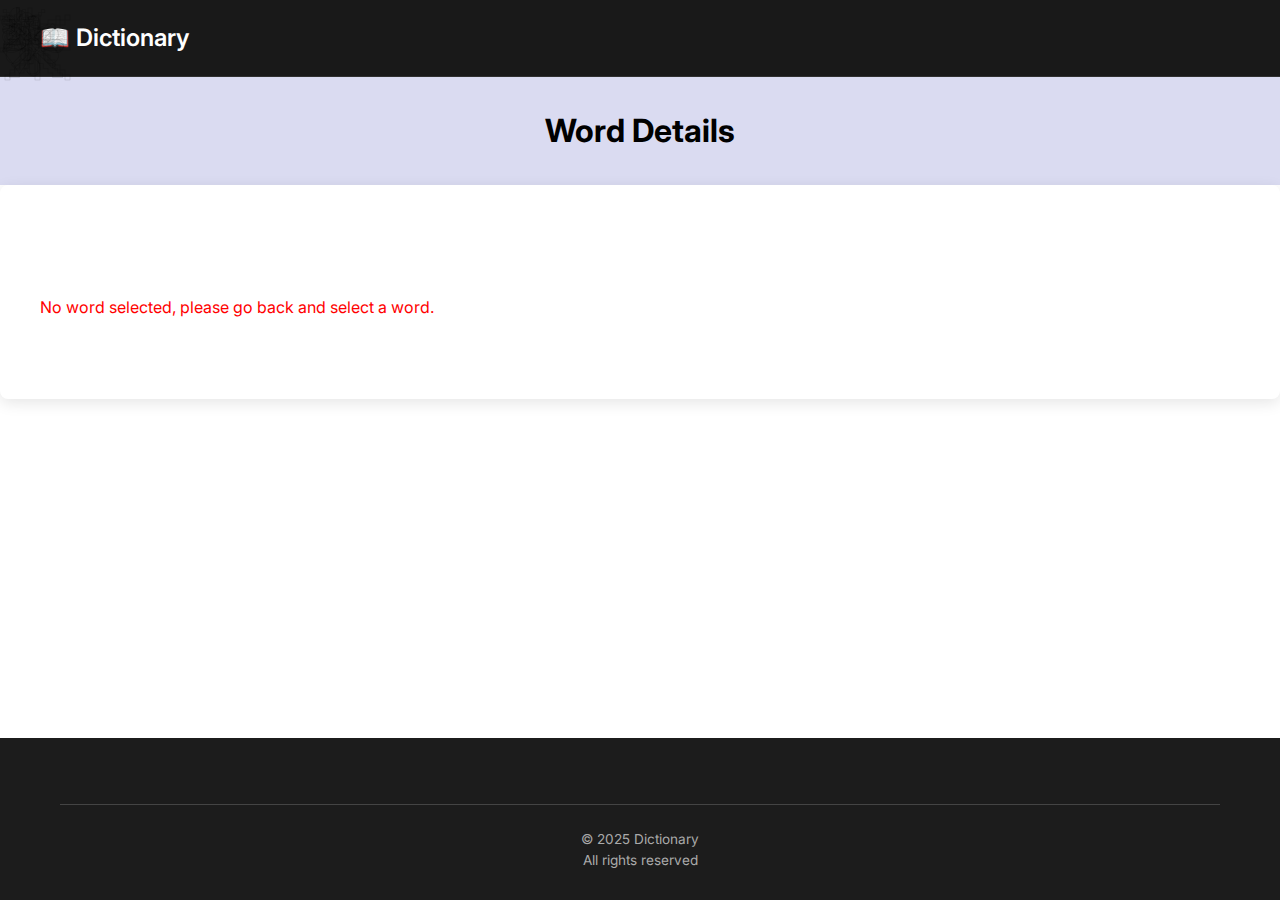
<file: detail.html>
<!DOCTYPE html>
<html lang="en">
<head>
    <meta charset="UTF-8">
    <meta name="viewport" content="width=device-width, initial-scale=1.0">
    <title>Word Details</title>
    <link rel="preconnect" href="https://fonts.googleapis.com">
    <link rel="preconnect" href="https://fonts.gstatic.com" crossorigin>
    <link href="https://fonts.googleapis.com/css2?family=Inter:wght@300;400;500;600;700&family=Outfit:wght@400;600;700&display=swap" rel="stylesheet">
    <link rel="stylesheet" href="assets/css/categories.css">
    <link rel="stylesheet" href="assets/css/headers.css">
    <link rel="stylesheet" href="assets/css/hero.css">
    <link rel="stylesheet" href="assets/css/reset.css">
    <link rel="stylesheet" href="assets/css/footer.css">
    <link rel="stylesheet" href="assets/css/media.css">
    <link rel="stylesheet" href="assets/css/loader.css">
    <link rel="stylesheet" href="assets/css/background.css">
    <script src="assets/js/details.js" defer></script>
</head>
<body>
     
    <div id="loading">
    <div class="spinner"></div>
  </div>

    <header class="header">
    <div class="header-container">
        <div class="header-left">
            <a href="index.html" class="logo">
                📖 Dictionary
            </a>
        </div>
        </div>
</header>
    <main>
                  
 <div id="background">
        <div><span></span></div>
        <div><span></span></div>
        <div><span></span></div>
        <div><span></span></div>
        <div><span></span></div>
        <div><span></span></div>
        <div><span></span></div>
        <div><span></span></div>
        <div><span></span></div>
        <div><span></span></div>
        <div><span></span></div>
        <div><span></span></div>
        <div><span></span></div>
        <div><span></span></div>
        <div><span></span></div>
        </div>
        <section class="details-hero">
            <h1>Word Details</h1>
        </section>
        <section class="word-detail">


            <div class="word-detail-container">
                <div class="word-content">
                    <h2 id="word-title"></h2>
                    <p id="word-phonetic"></p>
                     <div id="definitions-list"></div>
                    <p id="error-message" style="color: red; display: none;"></p>
                </div>
            </div>
        </section>
    </main>
   <footer class="footer simple-footer">
    <div class="container-inner">
        <div class="footer-copyright">
            <p>&copy; 2025 Dictionary</p>
            <p>All rights reserved</p>
        </div>
    </div>
</footer>
</body>
</html>
</file>
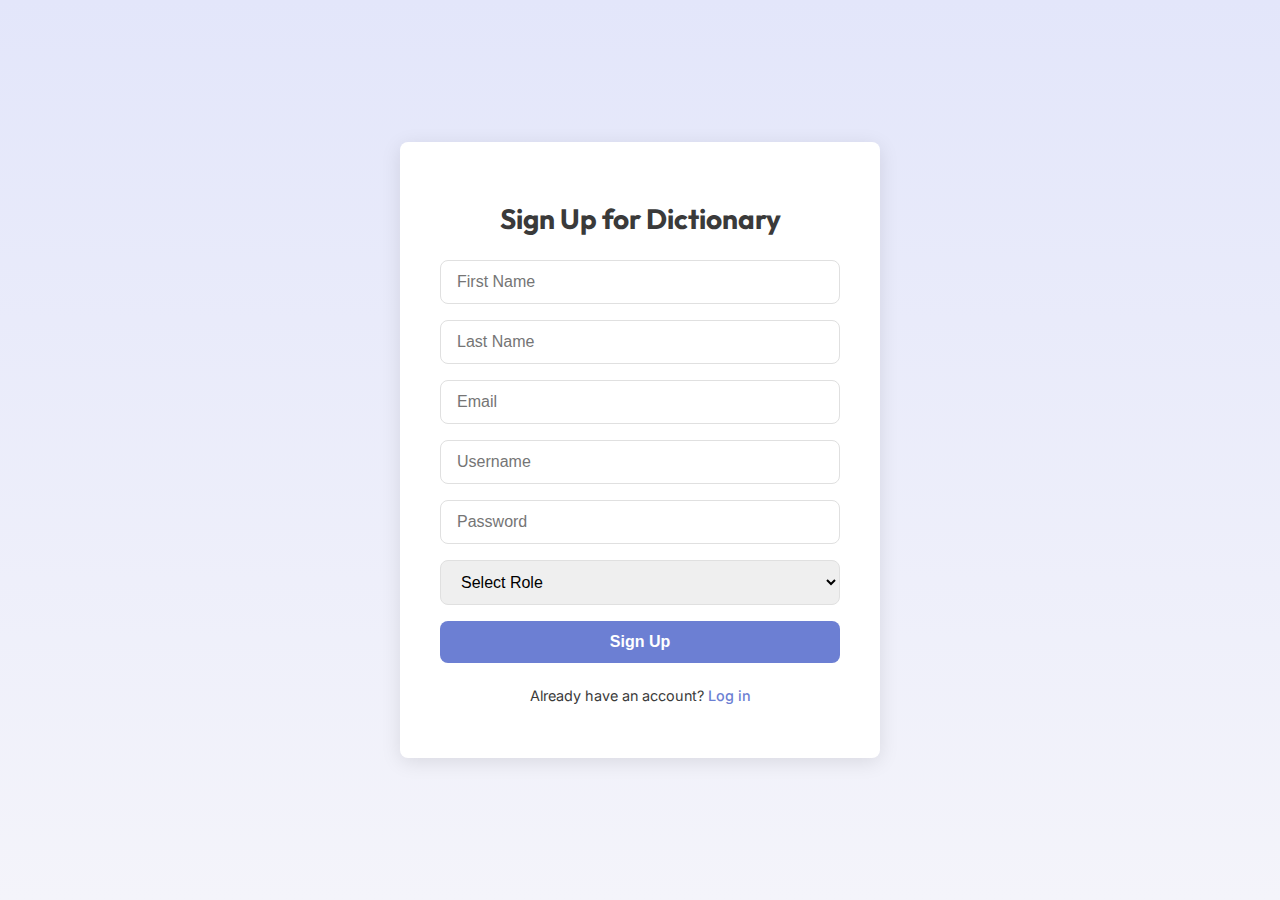
<file: signup.html>
<!DOCTYPE html>
<html lang="en">
<head>
    <meta charset="UTF-8">
    <meta name="viewport" content="width=device-width, initial-scale=1.0">
    <title>Signup</title>
    <link rel="preconnect" href="https://fonts.googleapis.com">
    <link rel="preconnect" href="https://fonts.gstatic.com" crossorigin>
    <link href="https://fonts.googleapis.com/css2?family=Inter:wght@300;400;500;600;700&family=Outfit:wght@400;600;700&display=swap" rel="stylesheet">
    <style>
        :root {
            --primary: #3a3a3a;
            --accent: rgb(108, 127, 211);
            --bg: #f4f4fa;
            --border: #e0e0e0;
            --error: #ef4444;
            --radius: 8px;
        }
        body {
            font-family: 'Inter', sans-serif;
            background: linear-gradient(180deg, #e3e6fa 0%, #f4f4fa 100%);
            display: flex;
            justify-content: center;
            align-items: center;
            min-height: 100vh;
            margin: 0;
            color: var(--primary);
        }
        .signup-container {
            background: #fff;
            border-radius: var(--radius);
            box-shadow: 0 4px 20px rgba(0, 0, 0, 0.1);
            padding: 2.5rem;
            width: 100%;
            max-width: 400px;
        }
        h1 {
            font-family: 'Outfit', sans-serif;
            font-size: 1.75rem;
            margin-bottom: 1.5rem;
            text-align: center;
        }
        form {
            display: flex;
            flex-direction: column;
            gap: 1rem;
        }
        input, select {
            padding: 0.75rem 1rem;
            border: 1px solid var(--border);
            border-radius: var(--radius);
            font-size: 1rem;
            transition: border 0.2s;
        }
        input:focus, select:focus {
            outline: none;
            border-color: var(--accent);
        }
        button {
            background: var(--accent);
            color: #fff;
            border: none;
            border-radius: var(--radius);
            padding: 0.75rem;
            font-size: 1rem;
            font-weight: 600;
            cursor: pointer;
            transition: background 0.2s;
        }
        button:hover {
            background: #3730a3;
        }
        #signupError {
            color: var(--error);
            text-align: center;
            margin-top: 1rem;
        }
        p {
            text-align: center;
            margin-top: 1.5rem;
            font-size: 0.9rem;
        }
        a {
            color: var(--accent);
            text-decoration: none;
            font-weight: 500;
        }
        a:hover {
            text-decoration: underline;
        }
    </style>
</head>
<body>
    <div class="signup-container">
        <h1>Sign Up for Dictionary</h1>
        <form id="signupForm">
            <input type="text" id="first_name" placeholder="First Name" required>
            <input type="text" id="last_name" placeholder="Last Name" required>
            <input type="email" id="email" placeholder="Email" required>
            <input type="text" id="username" placeholder="Username" required>
            <input type="password" id="password" placeholder="Password" required>
            <select id="role" required>
                <option value="">Select Role</option>
                <option value="user">User</option>
                <option value="admin">Admin</option>
            </select>
            <button type="submit">Sign Up</button>
        </form>
        <div id="signupError"></div>
        <p>Already have an account? <a href="login.html">Log in</a></p>
    </div>

    <script>
        document.getElementById('signupForm').addEventListener('submit', async function(e) {
            e.preventDefault();
            const first_name = document.getElementById('first_name').value.trim();
            const last_name = document.getElementById('last_name').value.trim();
            const email = document.getElementById('email').value.trim();
            const username = document.getElementById('username').value.trim();
            const hashed_password = document.getElementById('password').value.trim();
            const role = document.getElementById('role').value;
            try {
                const response = await fetch('http://localhost:3000/signup', {
                    method: 'POST',
                    credentials: 'include',
                    headers: { 'Content-Type': 'application/json' },
                    body: JSON.stringify({ first_name, last_name, email, username, hashed_password, role })
                });
                if (!response.ok) throw new Error('Signup failed: ' + await response.text());
                window.location.href = '/login.html';  // Redirect to login after signup
            } catch (err) {
                document.getElementById('signupError').textContent = err.message;
            }
        });
    </script>
</body>
</html>
</file>
<file: assets/css/categories.css>
.categories {
    padding: 80px 20px; /* More vertical padding */
    background: var(--color-bg-white);
}

.categories-container {
    max-width: 1200px;
    margin: 0 auto;
    display: grid;
    grid-template-columns: repeat(auto-fit, minmax(350px, 1fr)); 
    gap: 30px; 
}

.category-card {
    /* background: var(--color-card-bg); Light blue background */
    padding: 30px; 
    border-radius: 8px;
    /* border: 1px solid var(--color-card-border); Matching border color */
    display: block; /* Make the whole card a clickable link */
    text-decoration: none; 
    color: inherit;
    transition: all 0.2s ease;
}

.category-card:hover {
    box-shadow: 0 8px 20px rgba(0, 0, 0, 0.08); /* Lift effect on hover */
    transform: translateY(-5px); 
}

.category-content {
    display: flex;
    align-items: flex-start; 
       gap: 20px;
}

.category-icon {
    flex-shrink: 0; /* Prevent icon from shrinking */
    width: 64px; 
    height: 64px;
    display: flex;
    align-items: center;
    justify-content: center;
}

.category-image {
    width: 100%; /* Make image fill container */
    height: 100%;
    object-fit: contain;
}

.category-text {
    flex-grow: 1;
}



.category-title {
    font-family: var(--font-family-heading);
    font-size: 20px; 
    font-weight: 600;
    color: var(--color-text-dark);
    margin-bottom: 10px;
}

.category-description {
    font-size: 15px;
    color: var(--color-text-medium); 
    margin-bottom: 15px; 
} 

.category-link {
    font-size: 15px;
    color: var(--color-primary-blue);
    font-weight: 500;
    text-decoration: none;
    transition: text-decoration 0.2s ease;
}

.category-link:hover {
    text-decoration: underline;
}
</file>
<file: assets/css/headers.css>
.header {
  background: var(--color-text-dark);
  color: var(--color-bg-white);
  padding: 20px 0; /* Vertical padding */
  border-bottom: 1px solid rgba(255, 255, 255, 0.1);
}

.header-container {
  display: flex;
  justify-content: space-between;
  align-items: center;
  max-width: 1400px; /* Wider for header */
  margin: 0 auto;
  padding: 0 40px; /* More padding on desktop */
}

.header-left {
  display: flex;
  align-items: center;
  gap: 8px;
}

.logo {
  display: flex;
  align-items: center;
  gap: 8px;
  font-size: 24px;
  font-weight: 600;
  text-decoration: none;
  color: inherit;
}

.abstract-logo-header {
  width: 32px;
  height: 32px;
}

.logo-divider {
  color: rgba(255, 255, 255, 0.4);
  font-size: 24px; /* Matches logo text size */
  font-weight: 300; /* Lighter weight */
  margin: 0 4px;
}

.help-center {
  color: var(--color-bg-white);
  text-decoration: none;
  font-weight: 400;
  font-size: 16px;
  opacity: 0.8;
  transition: opacity 0.2s ease;
}

.help-center:hover {
  opacity: 1;
  text-decoration: underline;
}

.header-actions {
  display: flex;
  align-items: center;
  gap: 16px;
}

.search-desktop {
  display: block;
}

.search-input {
  padding: 10px 16px;
  border: 1px solid rgba(255, 255, 255, 0.2);
  border-radius: 8px;
  width: 300px; /* Standard width */
  font-size: 15px;
  background: rgba(255, 255, 255, 0.1);
  color: var(--color-bg-white);
  outline: none;
  transition: all 0.2s ease;
}

.search-input::placeholder {
  color: rgba(255, 255, 255, 0.6);
}

.search-input:focus {
  background: rgba(255, 255, 255, 0.2);
  border-color: rgba(255, 255, 255, 0.4);
}

.submit-request-btn,
.sign-in-btn {
  padding: 10px 20px;
  border-radius: 8px;
  cursor: pointer;
  font-size: 15px;
  font-weight: 500;
  white-space: nowrap;
  transition: background-color 0.2s ease, border-color 0.2s ease;
}

.submit-request-btn {
  background: transparent;
  color: var(--color-bg-white);
  border: 1px solid var(--color-text-medium);
}

.submit-request-btn:hover {
  background: rgba(255, 255, 255, 0.1);
  border-color: rgba(255, 255, 255, 0.4);
}

.sign-in-btn {
  background: var(--color-primary-blue);
  color: var(--color-bg-white);
  border: none;
}

.sign-in-btn:hover {
  background: #3a4bb5;
}

/* Hamburger Menu (Mobile) */
.menu-toggle-btn {
  display: none; /* Hidden by default */
  background: none;
  border: none;
  cursor: pointer;
  padding: 8px;
  flex-direction: column;
  justify-content: space-between;
  width: 30px;
  height: 24px;
}

.menu-toggle-btn .bar {
  display: block;
  width: 100%;
  height: 3px;
  background: var(--color-bg-white);
  border-radius: 2px;
  transition: all 0.3s ease;
}

.search-icon {
  display: none;
  background: none;
  border: none;
  cursor: pointer;
  padding: 8px;
  width: 32px;
  height: 24px;
}
.search-icon .search-image {
  width: 20px;
  height: 20px;
  filter: invert(100%);
}
</file>
<file: assets/css/hero.css>
.details-hero {
    background-color: #dadbf1;
    color: #000;
    text-align: center;
    padding: 1.875rem 0;
}
.hero {
    background: var(--color-bg-light); 
    padding: 5rem 1.25rem 6.25rem;
    text-align: center;
}

.hero h1 {
    font-family: var(--font-family-heading); 
    font-size: clamp(2.5rem, 6vw, 4.5rem); /* Responsive font size (40px to 72px) */
    font-weight: 600; /* Medium-bold */
    color: var(--color-text-dark);
    margin-bottom: 2.5rem;
    line-height: 1.1;
}
/* we dont need responsiveness for that if we have clamp */
/* clamp(min, preferred, max) */
/* 2.5rem: The minimum font size (40px, assuming 1rem = 16px). */
/* 6vw: The preferred font size, which scales based on the viewport width (6% of the viewport width). */
/* 4.5rem: The maximum font size (72px, assuming 1rem = 16px). */
.hero-search-container {
    max-width: 37.5rem;
    margin: 0 auto;
    display: flex;
    border-radius: 0.5rem;
    overflow: hidden;
    box-shadow: 0 0.25rem 0.9375rem rgba(0, 0, 0, 0.1); /* Slightly stronger shadow */
    border: 0.0625rem solid var(--color-border-light); /* Subtle border for search bar */
}

.hero-search-input {
    flex: 1;
    padding: 1.125rem 1.5rem;
    border: none;
    font-size: 1.0625rem;
    background: var(--color-bg-white);
    color: var(--color-text-dark);
    outline: none;
}

.hero-search-input::placeholder {
    color: var(--color-text-medium); 
    opacity: 0.7;
}

.hero-search-btn {
    padding: 1.125rem 1.5rem;
    background: var(--color-bg-white);
    border: none;
    font-size:  1.25rem;
    color: var(--color-text-medium); 
    border-left: 0.0625rem solid var(--color-border-light); 
        cursor: pointer;
    transition: background-color 0.2s ease;
}

.hero-search-btn:hover {
    background: #F8F9FA;
}



/*  */


.dictionary, .word-detail {
    padding: 5rem 1.25rem;
    background: var(--color-bg-white);
}

.dictionary-container, .word-detail-container {
    max-width: 75rem;
    margin: 0 auto;
    display: grid;
    grid-template-columns: repeat(auto-fit, minmax(21.875rem, 1fr));
    gap: 1.875rem;
}

.word-detail-container {
    grid-template-columns: 1fr;
}

.word-card {
    padding: 1.875rem;
    border-radius: 0.5rem;
    display: block;
    text-decoration: none;
    color: inherit;
    transition: all 0.2s ease;
    cursor: pointer;
}

.word-card:hover {
    box-shadow: 0 0.5rem 1.25rem rgba(0, 0, 0, 0.08);
    transform: translateY(-0.3125rem);
}

.word-content {
    display: flex;
    flex-direction: column;
    gap: 0.625rem;
}

.word-title {
    font-family: var(--font-family-heading);
    font-size: 1.25rem;
    font-weight: 600;
    color: var(--color-text-dark);
}

.word-phonetic {
    font-size: 0.9375rem;
    color: var(--color-text-medium);
}

.word-description {
    font-size: 0.9375rem;
    color: var(--color-text-medium);
    margin-bottom: 0.9375rem;
}

.word-link {
    font-size: 0.9375rem;
    color: var(--color-primary-blue);
    font-weight: 500;
    text-decoration: none;
    transition: text-decoration 0.2s ease;
}

.word-link:hover {
    text-decoration: underline;
}
</file>
<file: assets/css/footer.css>
.footer {
    background-color: #1c1c1c; 
    color: #ccc;
    padding: 50px 0 30px 0;
}

.footer-content {
    display: flex;
    justify-content: space-between; 
    align-items: center; 
    padding-bottom: 2rem;
    flex-wrap: wrap; 
    gap: 1.5rem; 
}

.footer-branding .footer-logo {
    display: block;
    font-size: 1.5rem;
    font-weight: 600;
    color: #fff;
    text-decoration: none;
    margin-bottom: 0.5rem;
}

.footer-description {
    color: #aaa;
    font-size: 0.9rem;
}

.footer-links {
    display: flex;
    gap: 1.5rem; 
}

.footer-links a {
    color: #fff;
    text-decoration: none;
    font-size: 0.9rem;
    transition: color 0.2s ease;
}

.footer-links a:hover {
    color: #dadbf1; 
}

.footer-copyright {
    border-top: 1px solid #444; 
    padding-top: 1.5rem;
    margin-top: 1rem;
    text-align: center;
    font-size: 0.85rem;
    color: #aaa;
}
</file>
<file: assets/css/media.css>
/* Tablet and Smaller Desktops */
@media (max-width: 1024px) {
  .header-container {
    padding: 0 20px;
  }
  .search-input {
    width: 250px;
  }
  .dictionary-container {
    grid-template-columns: repeat(auto-fit, minmax(300px, 1fr));
  }
}

/* Mobile (Less than 768px) */
@media (max-width: 768px) {
  .search-icon {
    display: flex;
    align-items: center;
    justify-content: center;
  }
  .header {
    padding: 15px 0;
  }
  .header-container {
    padding: 0 15px;
  }
  .search-desktop,
  .submit-request-btn,
  .sign-in-btn {
    display: none;
  }
  .menu-toggle-btn {
    display: flex;
  }
  .hero {
    padding: 60px 20px 80px;
  }
  .hero h1 {
    font-size: clamp(2rem, 8vw, 3rem);
    margin-bottom: 30px;
  }
  .hero-search-container {
    flex-direction: column;
    border: none;
    box-shadow: none;
    border-radius: 0;
  }
  .hero-search-input {
    border-radius: 8px 8px 0 0;
    border: 1px solid var(--color-border-light);
    border-bottom: none;
  }
  .hero-search-btn {
    border-radius: 0 0 8px 8px;
    border: 1px solid var(--color-border-light);
    border-top: none;
  }
  .dictionary,
  .word-detail {
    padding: 60px 15px;
  }
  .dictionary-container,
  .word-detail-container {
    grid-template-columns: 1fr;
    gap: 20px;
  }
  .word-card {
    padding: 25px;
  }
  .footer {
    padding: 50px 0;
  }
  .footer-content {
    flex-direction: column;
    align-items: flex-start;
    gap: 25px;
  }

  .footer-copyright {
    text-align: left;
  }
}

/* Very Small Screens */
@media (max-width: 480px) {
  .header-container {
    padding: 0 10px;
  }
  .logo {
    font-size: 20px;
  }
  .abstract-logo-header {
    width: 28px;
    height: 28px;
  }
  .logo-divider {
    font-size: 20px;
  }
  .help-center {
    font-size: 14px;
  }
  .hero h1 {
    font-size: 2rem;
  }
  .hero-search-input,
  .hero-search-btn {
    padding: 15px 20px;
    font-size: 16px;
  }
  .dictionary,
  .word-detail {
    padding: 40px 10px;
  }
  .word-card {
    padding: 20px;
  }
  .word-title {
    font-size: 18px;
  }
  .word-phonetic,
  .word-description {
    font-size: 14px;
  }
  .footer {
    padding: 40px 15px;
  }

  .footer-links {
    flex-direction: column;
    gap: 15px;
    align-items: flex-start;
  }

  .footer-description,
  .footer-links a,
  .footer-copyright {
    font-size: 13px;
  }
}
</file>
<file: assets/css/loader.css>
#loading {
  position: fixed;
  display: none; 
  width: 100%;
  height: 100%;
  top: 0;
  left: 0;
  background: rgba(255, 255, 255, 0.8); 
  z-index: 9999; 
  display: flex;
  align-items: center;
  justify-content: center;
}

.spinner {
  border: 5px solid #f3f3f3; 
  border-top: 5px solid #1c1c1c; 
  border-radius: 50%;
  width: 50px;
  height: 50px;
  animation: spin 1s linear infinite;
}

@keyframes spin {
  0% { transform: rotate(0deg); }
  100% { transform: rotate(360deg); }
}
</file>
<file: assets/css/background.css>
.word-detail {
  position: relative;   
  overflow: hidden;     
  background-color: #fff; 
  color: #333;           
  /* padding: 2rem; */
  border-radius: 8px;
  box-shadow: 0 4px 15px rgba(0,0,0,0.1); 
}

.word-detail h3 {
    color: #111;
}

#background {
  position: absolute;   
  top: 0;
  left: 0;
  width: 100%;
  height: 100%;
  overflow: hidden;     
  user-select: none;
  pointer-events: none;
  z-index: 0;           
}

.word-detail-container {
    position: relative;
    z-index: 1; 
}



#background > div {
  --size: 5vw;
  --symbol: "✽";
  --pos_x: 0vw;
  --duration_move: 7s;
  --delay_move: 0s;
  --duration_rotate: 1.5s;
  --delay_rotate: 0s;
  --duration_clip: 10s;
  --delay_clip: 0s;
  --hue: 0deg;
  position: absolute;
  top: 0;
  left: 0;
  font-size: clamp(15px, var(--size), 80px);
  font-family: "Noto Sans Symbols 2", sans-serif;
  transform-origin: center top;
  animation: move var(--duration_move) var(--delay_move) linear infinite normal
    both;
}

#background span {
  display: block;
  position: relative;
  transform-origin: center;
  transform: rotate(0deg);
  animation: rotate var(--duration_rotate) var(--delay_rotate) ease-in-out
    infinite alternate both;
}

#background span:after {
  content: var(--symbol);
  -webkit-text-stroke: 0.5px rgba(0, 0, 0, 0.2);
  text-stroke: 0.5px rgba(0, 0, 0, 0.2);
  line-height: 1.2;
  position: relative;
  display: block;
  color: transparent;
  background-clip: text;
  filter: brightness(1.2) hue-rotate(var(--hue));
  background-image: url(https://images.unsplash.com/photo-1580822115965-0b2532068eff?&ixid=M3wzMjM4NDZ8MHwxfHJhbmRvbXx8fHx8fHx8fDE2OTUxNDUzNzJ8&ixlib=rb-4.0.3&q=100&w=200&dpr=2);
  background-position: center;
  background-size: 200px auto;
  background-repeat: repeat;
  transform: translateZ(0);
  animation: bg1 var(--duration_clip) var(--delay_clip) linear infinite
    alternate both;
}

#background > div:nth-child(even) span:after {
  animation-name: bg2;
}

@keyframes bg1 {
  0% { background-position: 0% 0%; }
  100% { background-position: 100% 100%; }
}

@keyframes bg2 {
  0% { background-position: 100% 0%; }
  100% { background-position: 0% 100%; }
}

@keyframes rotate {
  0% { transform: rotate(115deg); }
  100% { transform: rotate(245deg); }
}

@keyframes move {
  0% { transform: translate3d(var(--pos_x), calc(0vh - var(--size)), 0); }
  100% { transform: translate3d(var(--pos_x), 100vh, 0); }
}

/* The rest of your nth-child selectors for variety */
#background > div:nth-child(23n + 1) { --symbol: "🟄"; }
#background > div:nth-child(23n + 2) { --symbol: "❉"; }
#background > div:nth-child(23n + 3) { --symbol: "🟉"; }
#background > div:nth-child(23n + 4) { --symbol: "❈"; }
/* ...and so on... all your other nth-child rules go here */

#background > div:nth-child(23n + 5) { --symbol: "✣"; }
#background > div:nth-child(23n + 6) { --symbol: "🞯"; }
#background > div:nth-child(23n + 7) { --symbol: "🟎"; }
#background > div:nth-child(23n + 8) { --symbol: "♦"; }
#background > div:nth-child(23n + 9) { --symbol: "✢"; }
#background > div:nth-child(23n + 10) { --symbol: "🞵"; }
#background > div:nth-child(23n + 11) { --symbol: "✤"; }
#background > div:nth-child(23n + 12) { --symbol: "✦"; }
#background > div:nth-child(23n + 13) { --symbol: "❇"; }
#background > div:nth-child(23n + 14) { --symbol: "🞻"; }
#background > div:nth-child(23n + 15) { --symbol: "✶"; }
#background > div:nth-child(23n + 16) { --symbol: "✳"; }
#background > div:nth-child(23n + 17) { --symbol: "❊"; }
#background > div:nth-child(23n + 18) { --symbol: "🟄"; }
#background > div:nth-child(23n + 19) { --symbol: "✻"; }
#background > div:nth-child(23n + 20) { --symbol: "❋"; }
#background > div:nth-child(23n + 21) { --symbol: "✷"; }
#background > div:nth-child(23n + 22) { --symbol: "✴"; }
#background > div:nth-child(21n + 1) { --pos_x: 5vw; }
#background > div:nth-child(21n + 2) { --pos_x: 10vw; }
#background > div:nth-child(21n + 3) { --pos_x: 15vw; }
#background > div:nth-child(21n + 4) { --pos_x: 20vw; }
#background > div:nth-child(21n + 5) { --pos_x: 25vw; }
#background > div:nth-child(21n + 6) { --pos_x: 30vw; }
#background > div:nth-child(21n + 7) { --pos_x: 35vw; }
#background > div:nth-child(21n + 8) { --pos_x: 40vw; }
#background > div:nth-child(21n + 9) { --pos_x: 45vw; }
#background > div:nth-child(21n + 10) { --pos_x: 50vw; }
#background > div:nth-child(21n + 11) { --pos_x: 55vw; }
#background > div:nth-child(21n + 12) { --pos_x: 60vw; }
#background > div:nth-child(21n + 13) { --pos_x: 65vw; }
#background > div:nth-child(21n + 14) { --pos_x: 70vw; }
#background > div:nth-child(21n + 15) { --pos_x: 75vw; }
#background > div:nth-child(21n + 16) { --pos_x: 80vw; }
#background > div:nth-child(21n + 17) { --pos_x: 85vw; }
#background > div:nth-child(21n + 18) { --pos_x: 90vw; }
#background > div:nth-child(21n + 19) { --pos_x: 95vw; }
#background > div:nth-child(21n + 20) { --pos_x: 100vw; }
#background > div:nth-child(12n + 1) { --hue: 30deg; }
#background > div:nth-child(12n + 2) { --hue: 270deg; }
#background > div:nth-child(12n + 3) { --hue: 90deg; }
#background > div:nth-child(12n + 4) { --hue: 150deg; }
#background > div:nth-child(12n + 5) { --hue: 330deg; }
#background > div:nth-child(12n + 6) { --hue: 180deg; }
#background > div:nth-child(12n + 7) { --hue: 60deg; }
#background > div:nth-child(12n + 8) { --hue: 210deg; }
#background > div:nth-child(12n + 9) { --hue: 120deg; }
#background > div:nth-child(12n + 10) { --hue: 240deg; }
#background > div:nth-child(12n + 11) { --hue: 300deg; }
#background > div:nth-child(8n + 1) { --delay_move: -4s; }
#background > div:nth-child(8n + 2) { --delay_move: -5s; }
#background > div:nth-child(8n + 3) { --delay_move: -6s; }
#background > div:nth-child(8n + 4) { --delay_move: -1s; }
#background > div:nth-child(8n + 5) { --delay_move: -2s; }
#background > div:nth-child(8n + 6) { --delay_move: -3s; }
#background > div:nth-child(8n + 7) { --delay_move: -7s; }
#background > div:nth-child(9n + 1) { --duration_move: 7.5s; }
#background > div:nth-child(9n + 2) { --duration_move: 8s; }
#background > div:nth-child(9n + 3) { --duration_move: 8.5s; }
#background > div:nth-child(9n + 4) { --duration_move: 9s; }
#background > div:nth-child(9n + 5) { --duration_move: 5.5s; }
#background > div:nth-child(9n + 6) { --duration_move: 6s; }
#background > div:nth-child(9n + 7) { --duration_move: 6.5s; }
#background > div:nth-child(9n + 8) { --duration_move: 7.8s; }
#background > div:nth-child(7n + 1) { --delay_rotate: 0.3s; }
#background > div:nth-child(7n + 2) { --delay_rotate: 0.6s; }
#background > div:nth-child(7n + 3) { --delay_rotate: 0.9s; }
#background > div:nth-child(7n + 4) { --delay_rotate: -0.3s; }
#background > div:nth-child(7n + 5) { --delay_rotate: -0.6s; }
#background > div:nth-child(7n + 6) { --delay_rotate: -0.9s; }
#background > div:nth-child(6n + 1) { --duration_rotate: 1s; }
#background > div:nth-child(6n + 2) { --duration_rotate: 1.6s; }
#background > div:nth-child(6n + 3) { --duration_rotate: 1.1s; }
#background > div:nth-child(6n + 4) { --duration_rotate: 1.2s; }
#background > div:nth-child(6n + 5) { --duration_rotate: 1.3s; }
#background > div:nth-child(5n + 1) { --size: 3vw; }
#background > div:nth-child(5n + 2) { --size: 4vw; }
#background > div:nth-child(5n + 3) { --size: 6vw; }
#background > div:nth-child(5n + 4) { --size: 7vw; }
</file>
